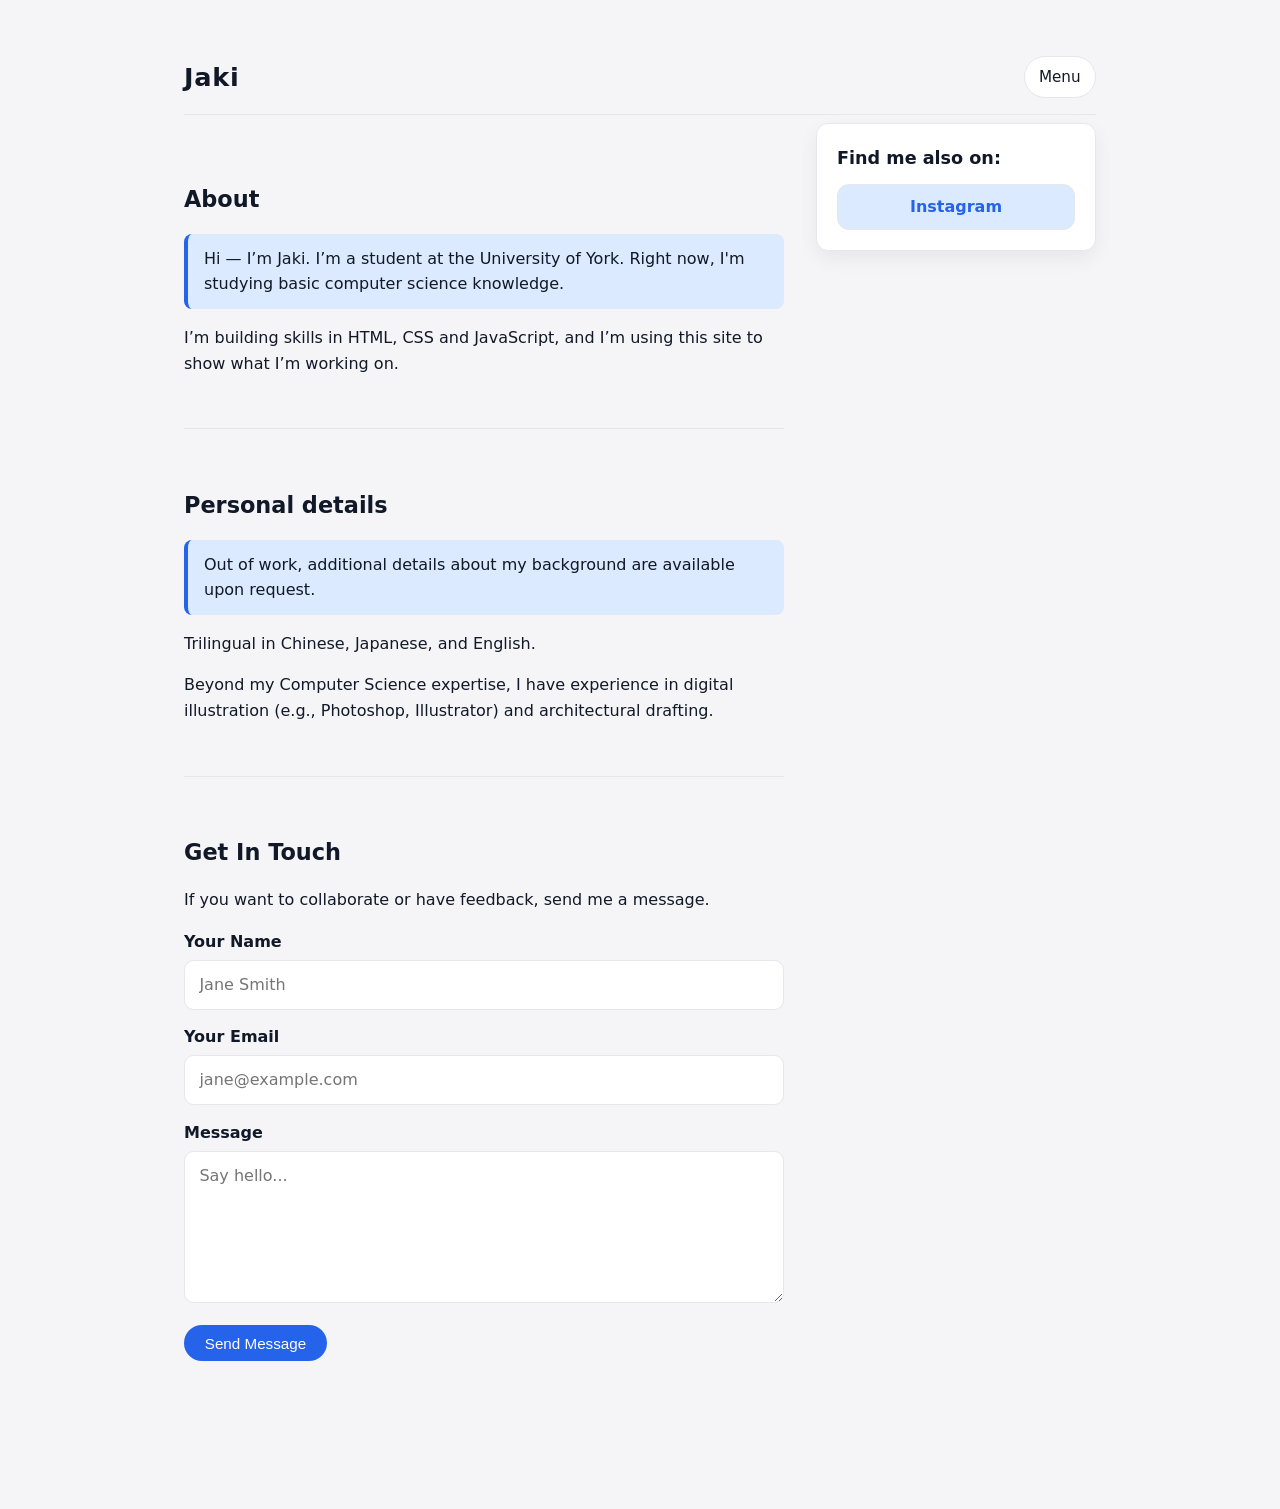
<file: index.html>
<!DOCTYPE html>
<html lang="en">
  <head>
    <meta charset="UTF-8" />
    <meta name="viewport" content="width=device-width, initial-scale=1.0" />
    <title>Jaki — Portfolio</title>
    <link rel="stylesheet" href="style.css" />
  </head>

  <body>
    <div class="page-wrap">
      <header>
        <div class="site-title">Jaki</div>

        <details class="menu">
          <summary class="menu-button">Menu</summary>
          <nav class="menu-panel" aria-label="Site">
            <ul>
              <li><a class="active" href="index.html">About</a></li>
              <li><a href="projects.html">Projects</a></li>
              <li>
                <a href="https://github.com/NomadJaki" target="_blank" rel="noopener noreferrer">GitHub</a>
              </li>
            </ul>
          </nav>
        </details>
      </header>

      <div class="home-layout">
        <main>
          <section id="about">
            <h2>About</h2>
            <p class="highlight">
              Hi — I’m Jaki. I’m a student at the University of York. Right now, I'm studying basic computer
              science knowledge.
            </p>
            <p>
              I’m building skills in HTML, CSS and JavaScript, and I’m using this site to show what I’m
              working on.
            </p>
          </section>

          <section id="personal-details">
            <h2>Personal details</h2>
            <p class="highlight">Out of work, additional details about my background are available upon request.</p>
            <p>Trilingual in Chinese, Japanese, and English.</p>
            <p>
              Beyond my Computer Science expertise, I have experience in digital illustration (e.g.,
              Photoshop, Illustrator) and architectural drafting.
            </p>
          </section>

          <section id="contact">
            <h2>Get In Touch</h2>
            <p>If you want to collaborate or have feedback, send me a message.</p>

            <form id="contact-form">
              <div>
                <label for="name">Your Name</label>
                <input type="text" id="name" name="name" required placeholder="Jane Smith" />
              </div>

              <div>
                <label for="email">Your Email</label>
                <input type="email" id="email" name="email" required placeholder="jane@example.com" />
              </div>

              <div>
                <label for="message">Message</label>
                <textarea id="message" name="message" required placeholder="Say hello..." rows="5"></textarea>
              </div>

              <button class="button" type="submit" id="submit-btn">Send Message</button>
              <p id="form-status" role="status" aria-live="polite"></p>
            </form>
          </section>
        </main>

        <aside class="sidebar" aria-label="Social links">
          <div class="sidebar-card">
            <h2>Find me also on:</h2>
            <ul class="social-list">
              <li>
                <a
                  class="social-link"
                  href="https://www.instagram.com/jaki_s05_/"
                  target="_blank"
                  rel="noopener noreferrer"
                >
                  Instagram
                </a>
              </li>
            </ul>
          </div>
        </aside>
      </div>
    </div>

    <script>
      // ── Supabase config ─────────────────────────────────────────────
      // Replace these two values with YOUR project URL and anon key
      const SUPABASE_URL = "https://keebqlpioucdyfisvrtm.supabase.co";
      const SUPABASE_ANON = "sb_publishable_1OMQjJQpBuylD8WJ68T0ow_FKjvNKRh";

      // ── Form submission handler ──────────────────────────────────────
      document.getElementById("contact-form").addEventListener("submit", async function (event) {
        event.preventDefault();

        const name = document.getElementById("name").value.trim();
        const email = document.getElementById("email").value.trim();
        const message = document.getElementById("message").value.trim();
        const btn = document.getElementById("submit-btn");
        const status = document.getElementById("form-status");

        btn.disabled = true;
        btn.textContent = "Sending...";
        status.textContent = "";

        try {
          const response = await fetch(`${SUPABASE_URL}/rest/v1/contact_messages`, {
            method: "POST",
            headers: {
              "Content-Type": "application/json",
              apikey: SUPABASE_ANON,
              Authorization: `Bearer ${SUPABASE_ANON}`,
              Prefer: "return=minimal",
            },
            body: JSON.stringify({ name, email, message }),
          });

          if (response.ok) {
            status.textContent = "✓ Message sent! I will be in touch soon.";
            status.style.color = "#1A7A4A";
            event.target.reset();
          } else {
            const err = await response.json();
            console.error("Supabase error:", err);
            status.textContent = "Something went wrong. Please try again.";
            status.style.color = "#DC2626";
          }
        } catch (networkError) {
          console.error("Network error:", networkError);
          status.textContent = "Could not connect. Check your internet connection.";
          status.style.color = "#DC2626";
        } finally {
          btn.disabled = false;
          btn.textContent = "Send Message";
        }
      });
    </script>
  </body>
</html>
</file>
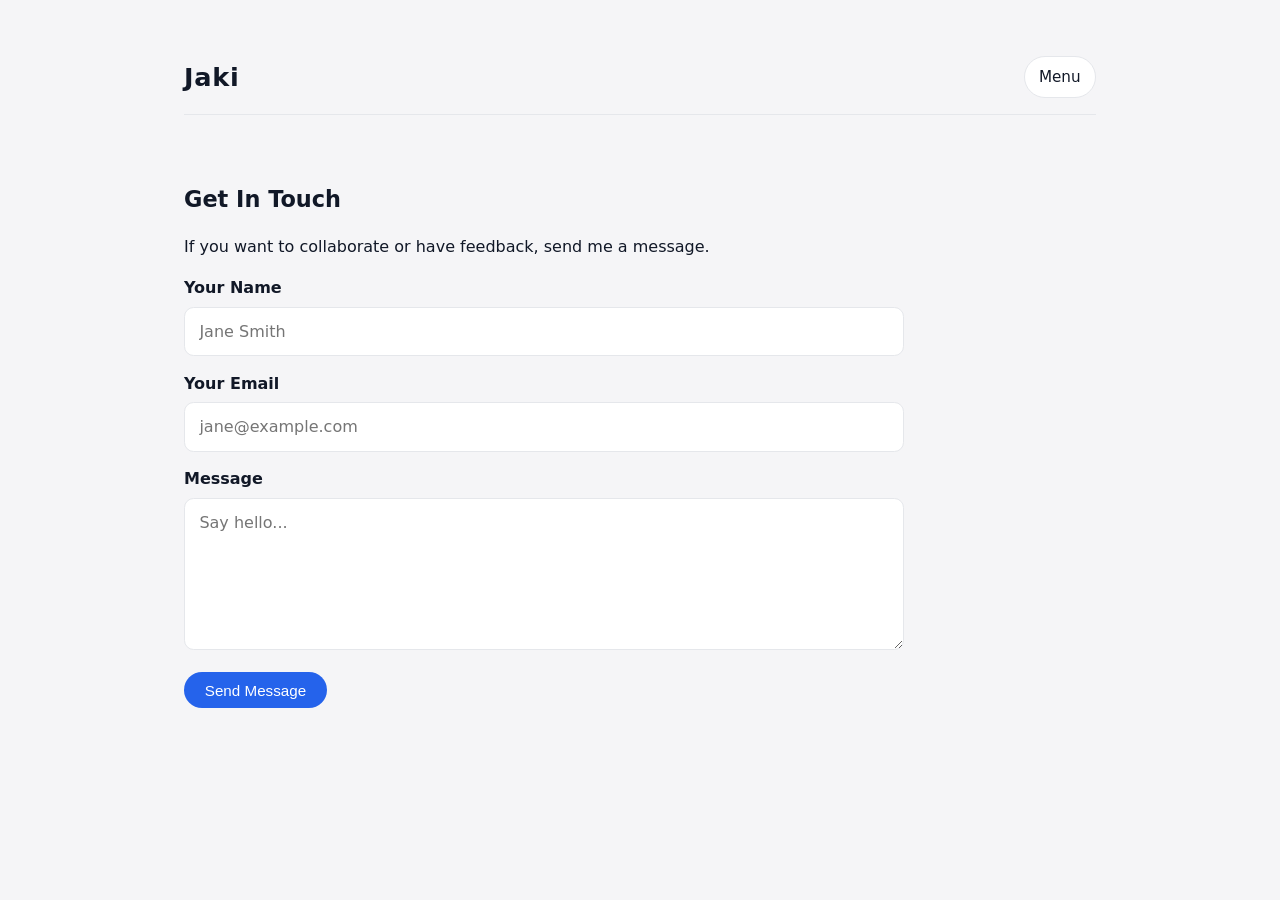
<file: contact.html>
<!DOCTYPE html>
<html lang="en">
<head>
  <meta charset="UTF-8">
  <meta name="viewport" content="width=device-width, initial-scale=1.0">
  <title>Jaki — Contact</title>
  <link rel="stylesheet" href="style.css">
</head>
<body>
  <div class="page-wrap">
    <header>
      <div class="site-title">Jaki</div>
      <details class="menu">
        <summary class="menu-button">Menu</summary>
        <nav class="menu-panel" aria-label="Site">
          <ul>
            <li><a href="index.html">About</a></li>
            <li><a href="projects.html">Projects</a></li>
            <li><a href="https://github.com/NomadJaki" target="_blank" rel="noopener noreferrer">GitHub</a></li>
          </ul>
        </nav>
      </details>
    </header>

    <main>
      <section id="contact">
        <h2>Get In Touch</h2>
        <p>If you want to collaborate or have feedback, send me a message.</p>

        <form id="contact-form">
          <div>
            <label for="name">Your Name</label>
            <input type="text" id="name" name="name" required placeholder="Jane Smith" />
          </div>
          <div>
            <label for="email">Your Email</label>
            <input type="email" id="email" name="email" required placeholder="jane@example.com" />
          </div>
          <div>
            <label for="message">Message</label>
            <textarea id="message" name="message" required placeholder="Say hello..." rows="5"></textarea>
          </div>
          <button class="button" type="submit" id="submit-btn">Send Message</button>
          <p id="form-status" role="status" aria-live="polite"></p>
        </form>
      </section>
    </main>
  </div>

  <script>
    // ── Supabase config ─────────────────────────────────────────────
    // Replace these two values with YOUR project URL and anon key
    const SUPABASE_URL = "https://keebqlpioucdyfisvrtm.supabase.co";
    const SUPABASE_ANON = "sb_publishable_1OMQjJQpBuylD8WJ68T0ow_FKjvNKRh";

    // ── Form submission handler ──────────────────────────────────────
    document.getElementById("contact-form").addEventListener("submit", async function (event) {
      event.preventDefault();

      const name = document.getElementById("name").value.trim();
      const email = document.getElementById("email").value.trim();
      const message = document.getElementById("message").value.trim();
      const btn = document.getElementById("submit-btn");
      const status = document.getElementById("form-status");

      btn.disabled = true;
      btn.textContent = "Sending...";
      status.textContent = "";

      try {
        const response = await fetch(`${SUPABASE_URL}/rest/v1/contact_messages`, {
          method: "POST",
          headers: {
            "Content-Type": "application/json",
            apikey: SUPABASE_ANON,
            Authorization: `Bearer ${SUPABASE_ANON}`,
            Prefer: "return=minimal",
          },
          body: JSON.stringify({ name, email, message }),
        });

        if (response.ok) {
          status.textContent = "✓ Message sent! I will be in touch soon.";
          status.style.color = "#1A7A4A";
          event.target.reset();
        } else {
          const err = await response.json();
          console.error("Supabase error:", err);
          status.textContent = "Something went wrong. Please try again.";
          status.style.color = "#DC2626";
        }
      } catch (networkError) {
        console.error("Network error:", networkError);
        status.textContent = "Could not connect. Check your internet connection.";
        status.style.color = "#DC2626";
      } finally {
        btn.disabled = false;
        btn.textContent = "Send Message";
      }
    });
  </script>
</body>
</html>
</file>
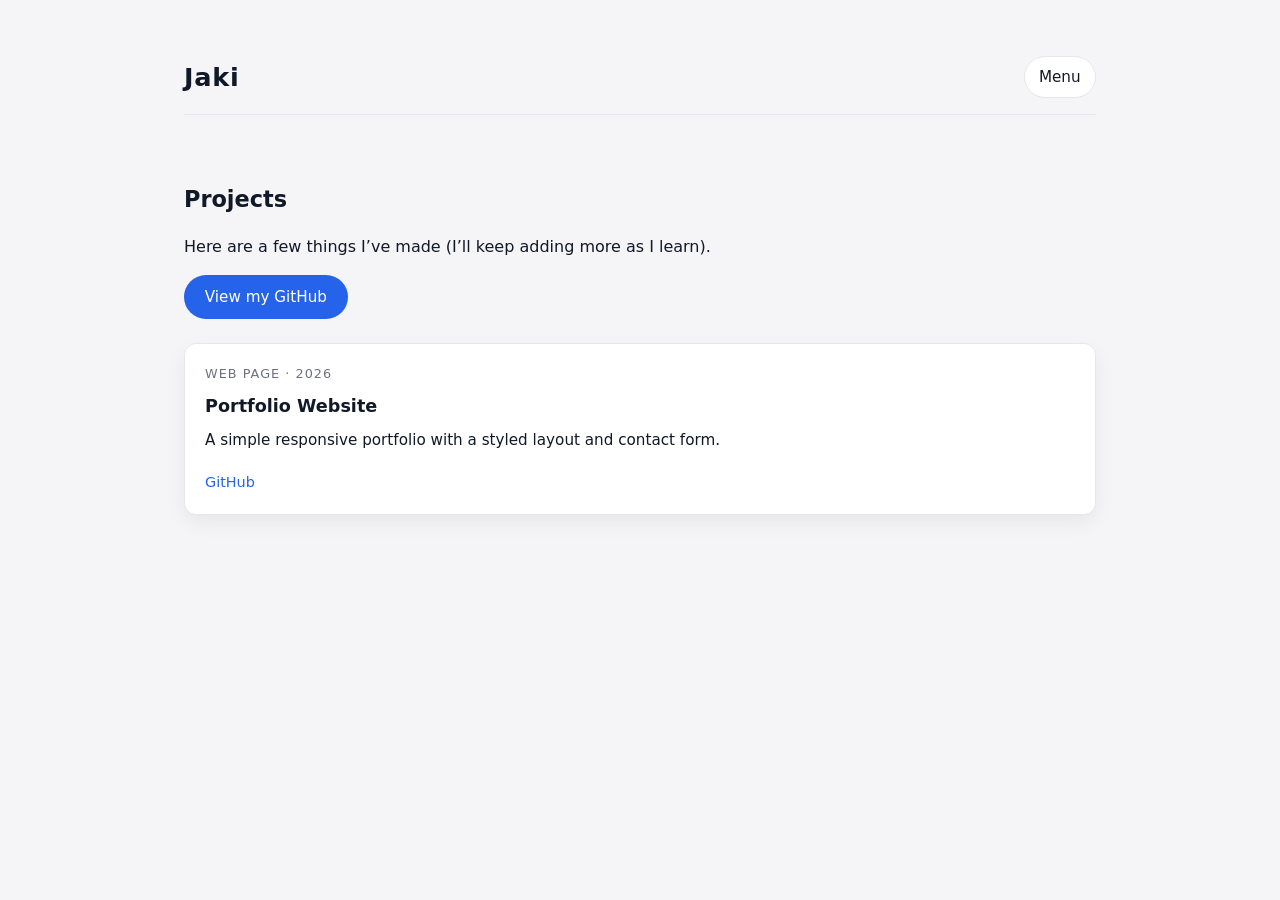
<file: projects.html>
<!DOCTYPE html>
<html lang="en">
<head>
  <meta charset="UTF-8">
  <meta name="viewport" content="width=device-width, initial-scale=1.0">
  <title>Jaki — Projects</title>
  <link rel="stylesheet" href="style.css">
</head>
<body>
  <div class="page-wrap">
    <header>
      <div class="site-title">Jaki</div>
      <details class="menu">
        <summary class="menu-button">Menu</summary>
        <nav class="menu-panel" aria-label="Site">
          <ul>
            <li><a href="index.html">About</a></li>
            <li><a class="active" href="projects.html">Projects</a></li>
            <li><a href="https://github.com/NomadJaki" target="_blank" rel="noopener noreferrer">GitHub</a></li>
          </ul>
        </nav>
      </details>
    </header>

    <main>
      <section id="projects">
        <h2>Projects</h2>
        <p>Here are a few things I’ve made (I’ll keep adding more as I learn).</p>
        <p>
          <a class="button" href="https://github.com/NomadJaki" target="_blank" rel="noopener noreferrer">
            View my GitHub
          </a>
        </p>

        <div class="projects-grid">
          <article class="project-card">
            <div class="project-meta">Web Page · 2026</div>
            <h3>Portfolio Website</h3>
            <p>A simple responsive portfolio with a styled layout and contact form.</p>
            <div class="project-links">
              <a href="https://github.com/NomadJaki" target="_blank" rel="noopener noreferrer">GitHub</a>
            </div>
          </article>
        </div>
      </section>
    </main>
  </div>
</body>
</html>
</file>
<file: style.css>
:root {
  --bg: #f5f5f7; /* page background */
  --text: #111827; /* main body text */
  --accent: #2563eb; /* buttons, links, borders */
  --accent-soft: #dbeafe; /* subtle panel background */
  --font-base: system-ui, -apple-system, BlinkMacSystemFont, "Segoe UI", sans-serif;
}

* {
  box-sizing: border-box;
}

body {
  margin: 0;
  padding: 0;
  font-family: var(--font-base);
  color: var(--text);
  background: var(--bg);
  line-height: 1.6;
}

.page-wrap {
  max-width: 960px;
  margin: 0 auto;
  padding: 2rem 1.5rem 4rem;
}

header {
  padding: 1.5rem 0 1rem;
  display: flex;
  justify-content: space-between;
  align-items: center;
  border-bottom: 1px solid #e5e7eb;
  gap: 1rem;
}

.site-title {
  font-size: 1.6rem;
  font-weight: 700;
  letter-spacing: 0.03em;
}

.menu {
  position: relative;
}

.menu-button {
  list-style: none;
  user-select: none;
  display: inline-flex;
  align-items: center;
  justify-content: center;
  padding: 0.5rem 0.9rem;
  border-radius: 999px;
  background: #ffffff;
  border: 1px solid #e5e7eb;
  cursor: pointer;
  font-size: 0.95rem;
}

.menu-button::-webkit-details-marker {
  display: none;
}

.menu[open] .menu-button {
  border-color: var(--accent);
  box-shadow: 0 0 0 4px var(--accent-soft);
}

.menu-panel {
  position: absolute;
  right: 0;
  top: calc(100% + 0.6rem);
  min-width: 220px;
  background: #ffffff;
  border: 1px solid #e5e7eb;
  border-radius: 0.75rem;
  padding: 0.5rem;
  box-shadow: 0 18px 40px rgba(15, 23, 42, 0.12);
  z-index: 10;
}

.menu-panel ul {
  list-style: none;
  margin: 0;
  padding: 0;
  display: flex;
  flex-direction: column;
  gap: 0.25rem;
}

.menu-panel a {
  display: block;
  text-decoration: none;
  color: var(--text);
  font-size: 0.95rem;
  padding: 0.55rem 0.7rem;
  border-radius: 0.6rem;
  transition: background 0.2s, color 0.2s;
}

.menu-panel a:hover,
.menu-panel a:focus {
  background: var(--accent-soft);
  color: var(--accent);
}

.menu-panel a.active {
  background: var(--accent-soft);
  color: var(--accent);
  font-weight: 600;
}

main {
  padding-top: 0.5rem;
}

.home-layout {
  display: grid;
  grid-template-columns: minmax(0, 1fr) 280px;
  gap: 2rem;
  align-items: start;
}

.sidebar {
  padding-top: 0.5rem;
}

.sidebar-card {
  background: #ffffff;
  border: 1px solid #e5e7eb;
  border-radius: 0.75rem;
  padding: 1.25rem;
  box-shadow: 0 8px 20px rgba(15, 23, 42, 0.06);
  position: sticky;
  top: 1.25rem;
}

.sidebar-card h2 {
  font-size: 1.1rem;
  margin: 0 0 0.75rem;
}

.social-list {
  list-style: none;
  margin: 0;
  padding: 0;
  display: grid;
  gap: 0.5rem;
}

.social-link {
  display: inline-flex;
  align-items: center;
  justify-content: center;
  width: 100%;
  padding: 0.55rem 0.8rem;
  border-radius: 0.75rem;
  border: 1px solid #e5e7eb;
  background: var(--accent-soft);
  color: var(--accent);
  text-decoration: none;
  font-weight: 600;
}

.social-link:hover,
.social-link:focus {
  background: #ffffff;
}

section {
  padding: 2.5rem 0;
  border-bottom: 1px solid #e5e7eb;
}

section:last-of-type {
  border-bottom: none;
}

section h2 {
  font-size: 1.4rem;
  margin-bottom: 0.75rem;
}

section p {
  max-width: 60ch;
  margin-bottom: 0.75rem;
}

.highlight {
  background: var(--accent-soft);
  border-left: 4px solid var(--accent);
  padding: 0.75rem 1rem;
  border-radius: 0.5rem;
  margin-top: 1rem;
}

.projects-grid {
  display: grid;
  grid-template-columns: repeat(auto-fit, minmax(260px, 1fr));
  gap: 1.5rem;
  margin-top: 1.5rem;
}

.project-card {
  background: #ffffff;
  border-radius: 0.75rem;
  padding: 1.25rem;
  box-shadow: 0 8px 20px rgba(15, 23, 42, 0.06);
  border: 1px solid #e5e7eb;
  display: flex;
  flex-direction: column;
  gap: 0.5rem;
}

.project-card h3 {
  margin: 0;
  font-size: 1.1rem;
}

.project-card p {
  margin: 0;
  font-size: 0.95rem;
}

.project-meta {
  font-size: 0.8rem;
  text-transform: uppercase;
  letter-spacing: 0.08em;
  color: #6b7280;
}

.project-links {
  margin-top: 0.5rem;
}

.project-links a {
  font-size: 0.9rem;
  color: var(--accent);
  text-decoration: none;
  margin-right: 0.75rem;
}

.project-links a:hover {
  text-decoration: underline;
}

.button,
button.button {
  display: inline-flex;
  align-items: center;
  justify-content: center;
  padding: 0.6rem 1.3rem;
  border-radius: 999px;
  background: var(--accent);
  color: #ffffff;
  font-size: 0.95rem;
  font-weight: 500;
  text-decoration: none;
  border: none;
  cursor: pointer;
}

.button:disabled,
button.button:disabled {
  opacity: 0.7;
  cursor: not-allowed;
}

form {
  margin-top: 1rem;
  max-width: 720px;
}

form > div {
  margin-bottom: 0.9rem;
}

label {
  display: block;
  font-weight: 600;
  margin-bottom: 0.35rem;
}

input,
textarea {
  width: 100%;
  padding: 0.7rem 0.9rem;
  border: 1px solid #e5e7eb;
  border-radius: 0.6rem;
  font: inherit;
  background: #ffffff;
}

input:focus,
textarea:focus {
  outline: none;
  border-color: var(--accent);
  box-shadow: 0 0 0 4px var(--accent-soft);
}

#form-status {
  margin-top: 0.75rem;
  min-height: 1.2em;
}

@media (max-width: 560px) {
  header {
    align-items: center;
  }
}

@media (max-width: 920px) {
  .home-layout {
    grid-template-columns: 1fr;
  }

  .sidebar-card {
    position: static;
  }
}
</file>
